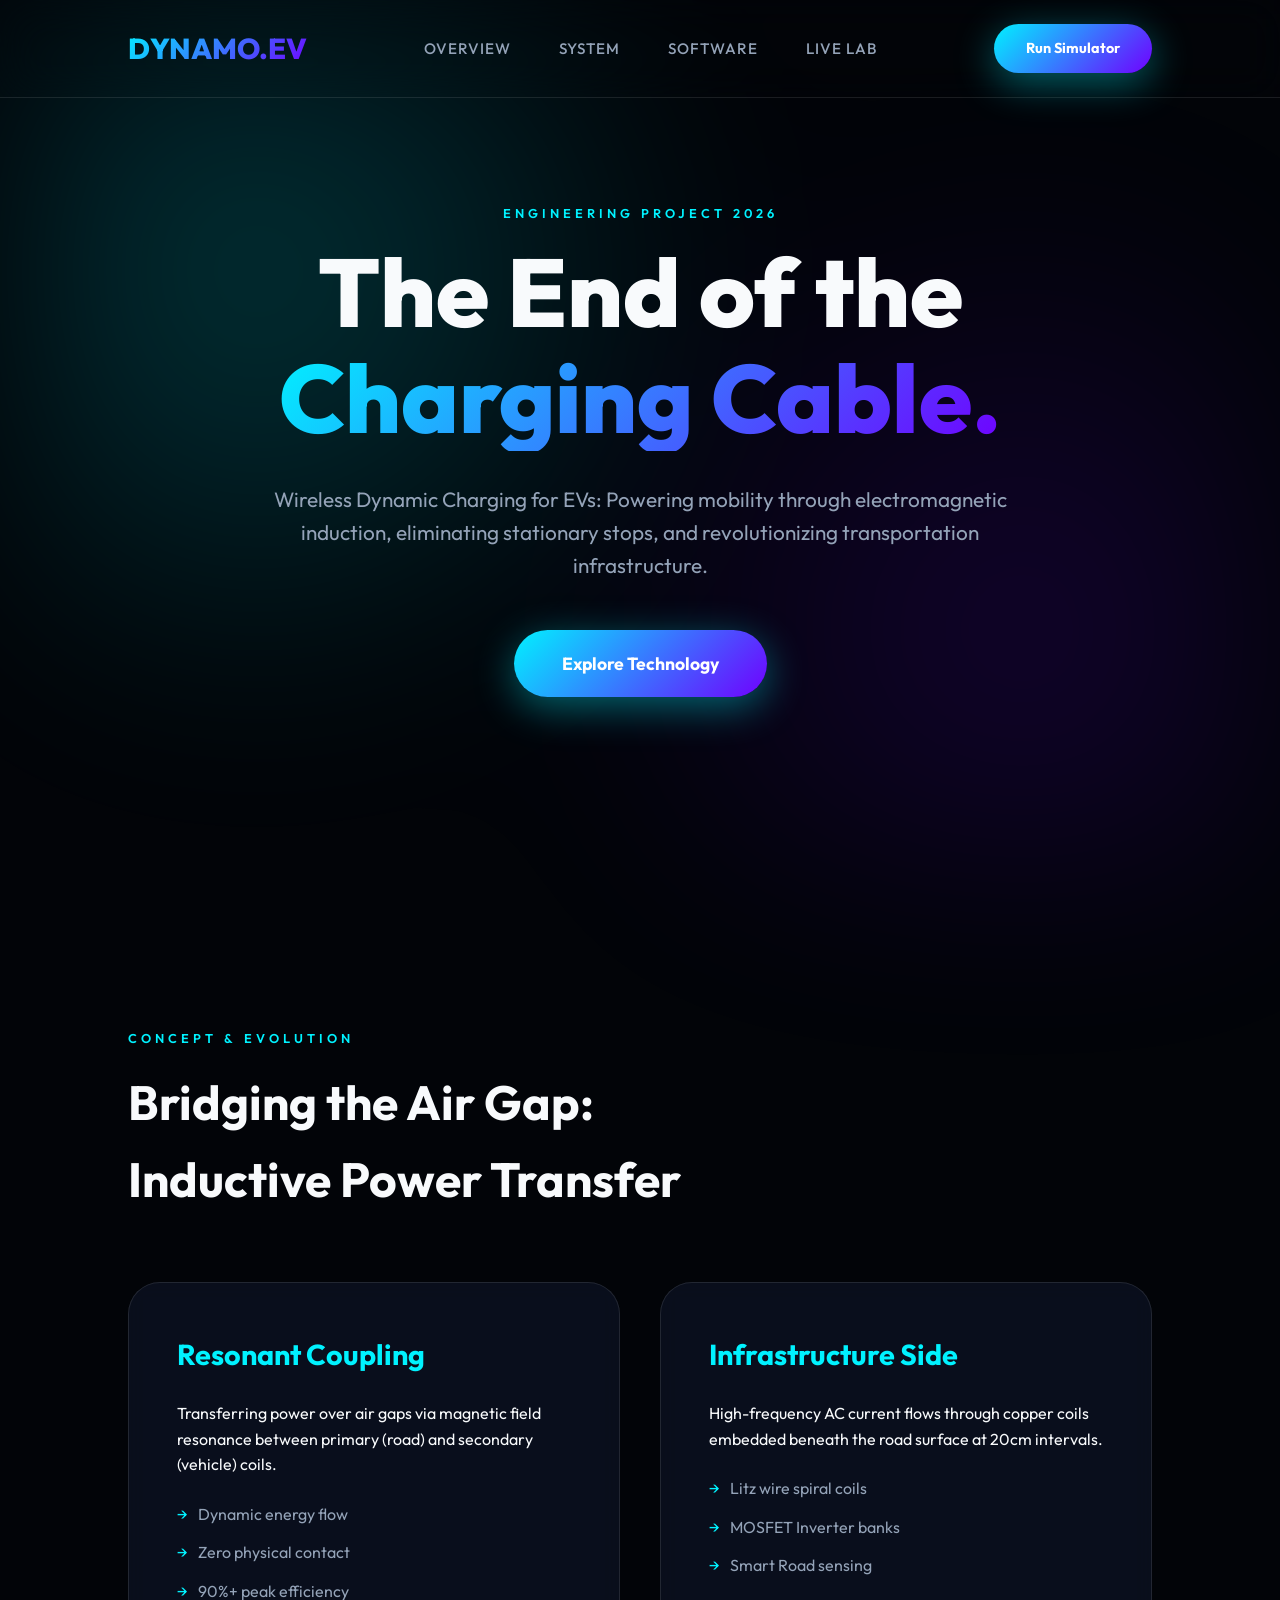
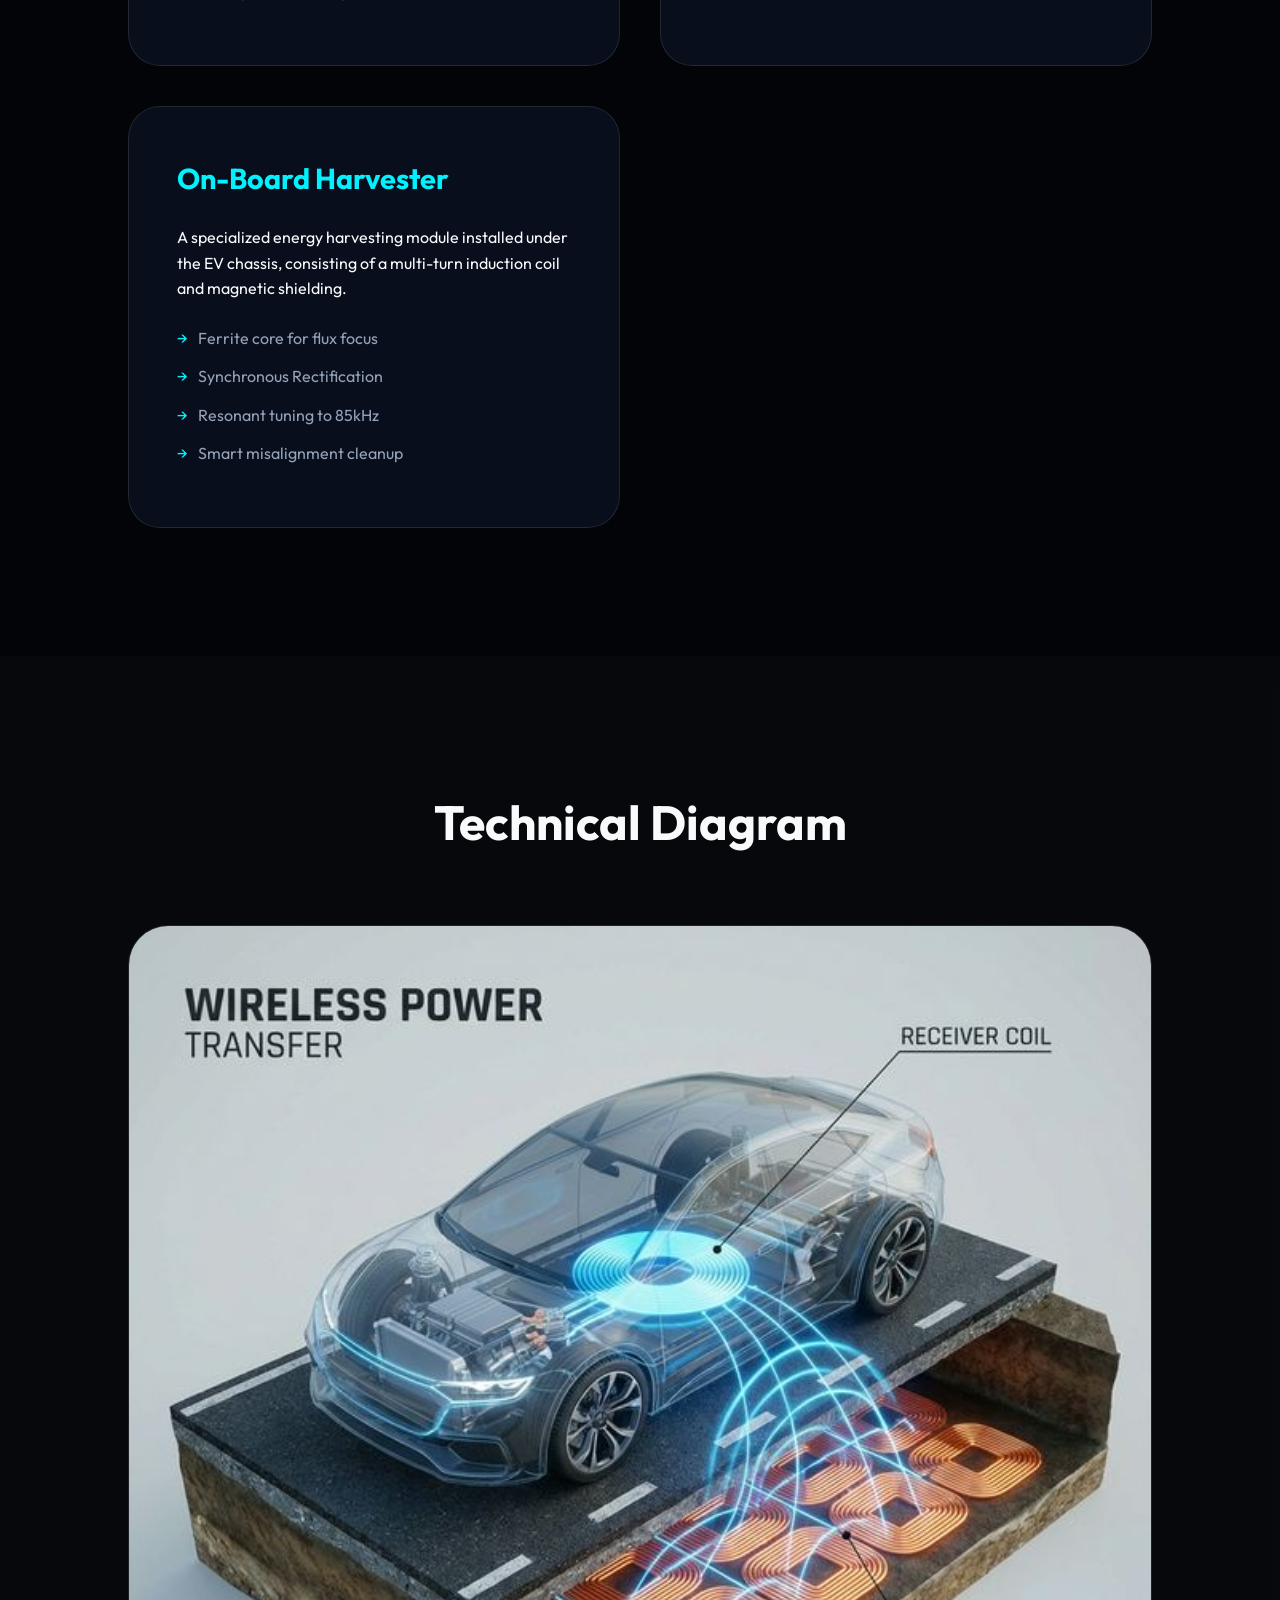
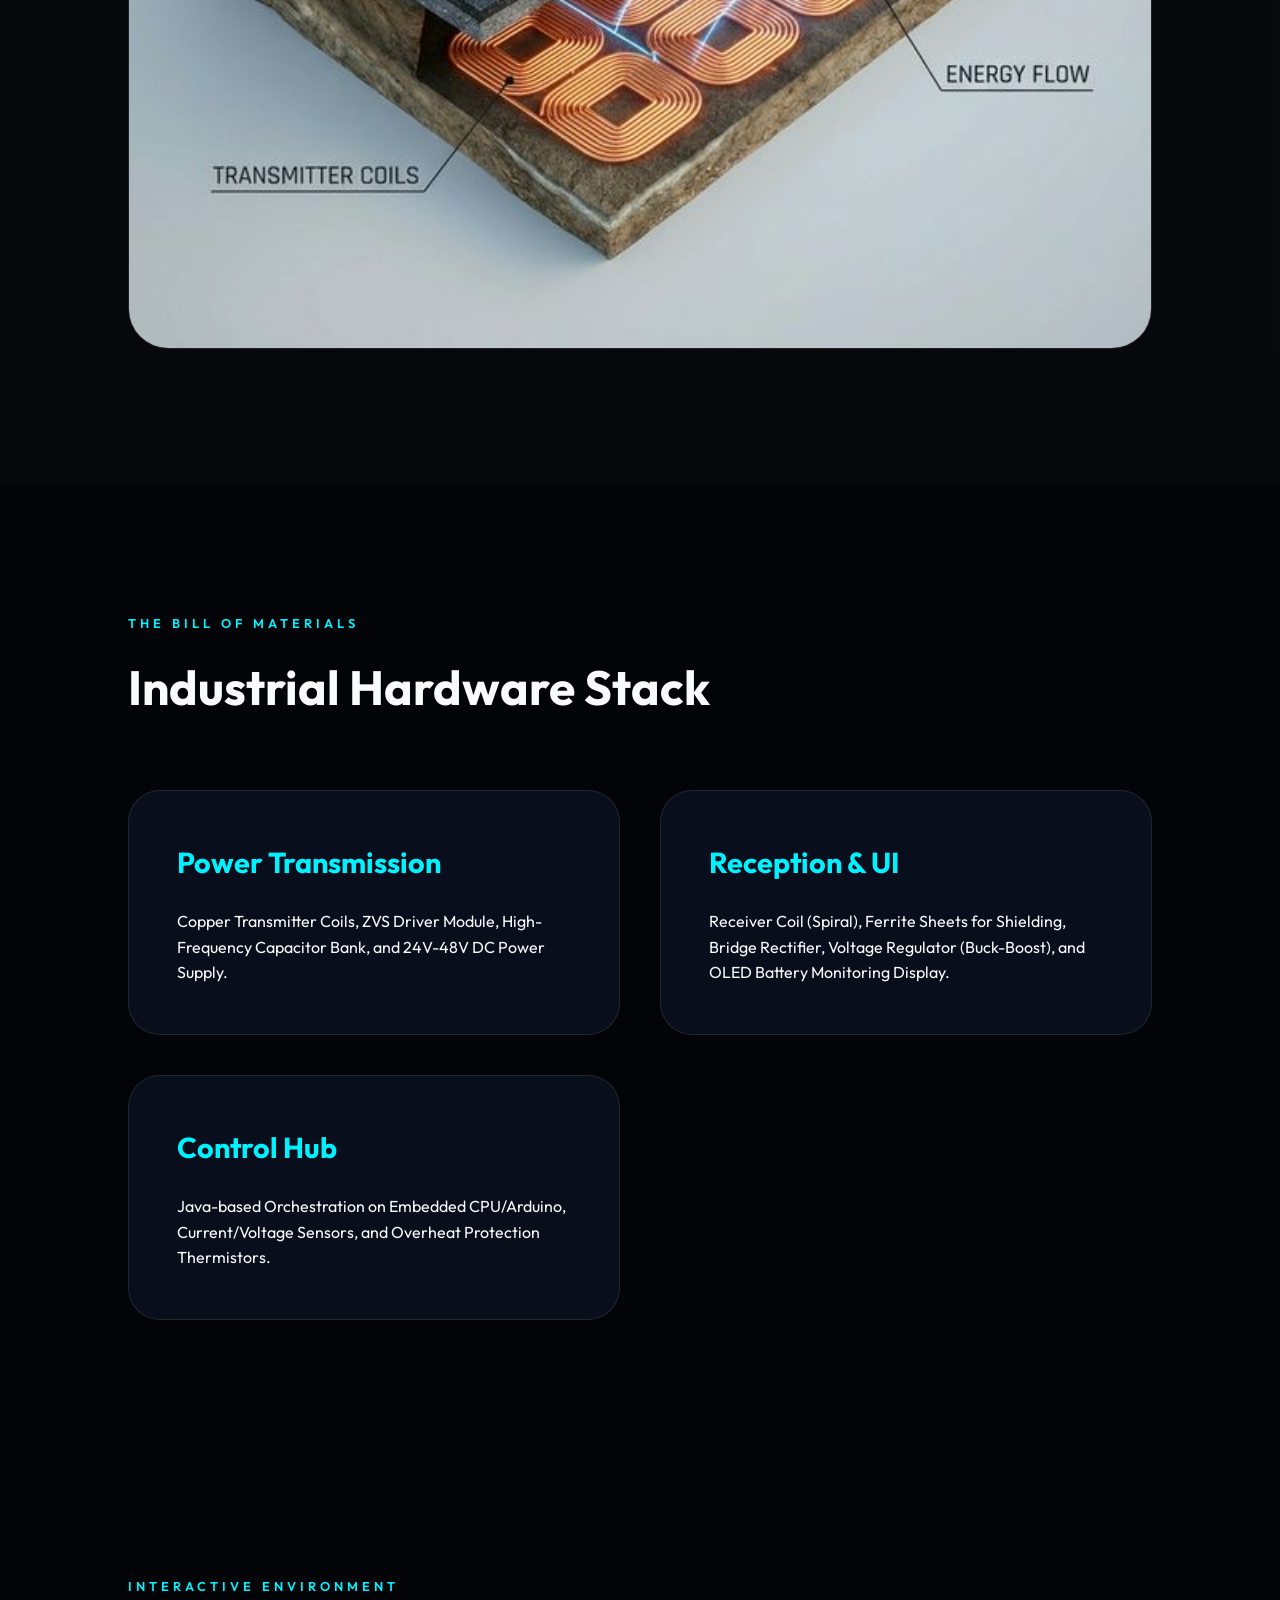
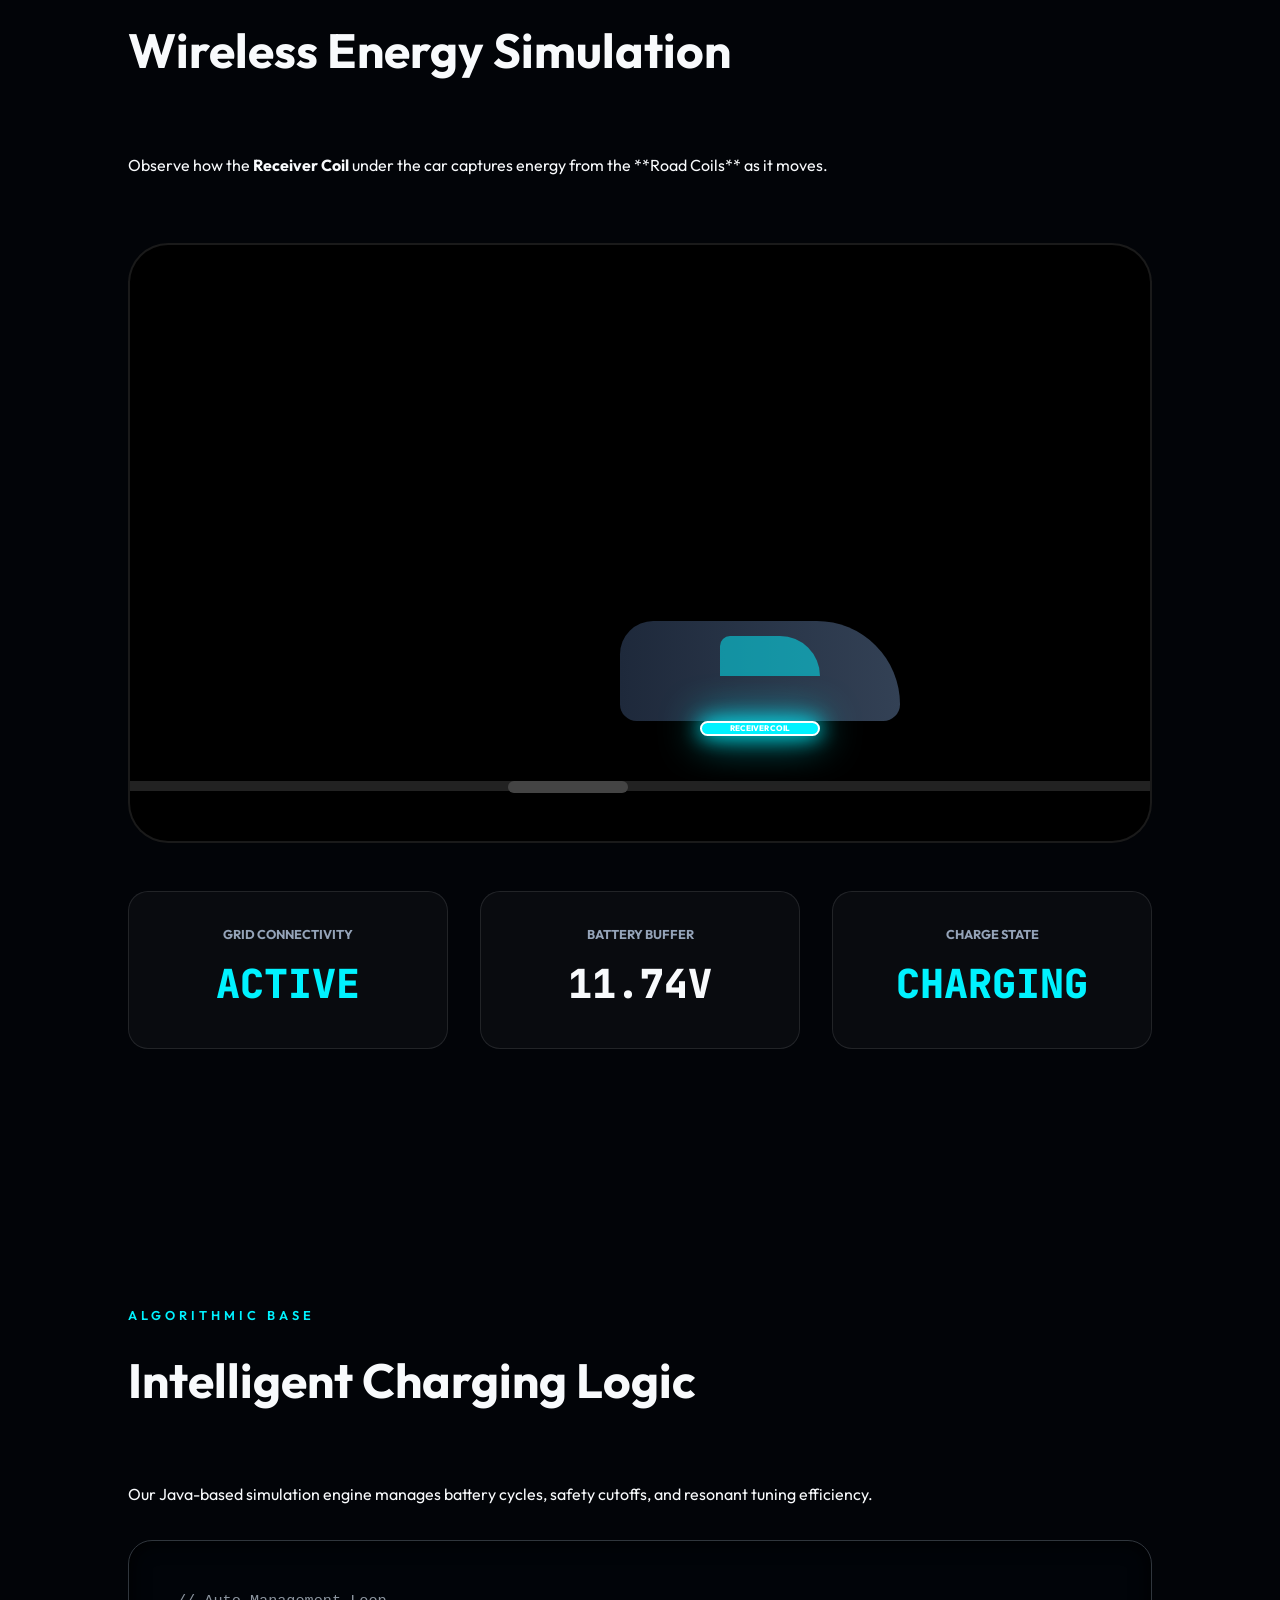
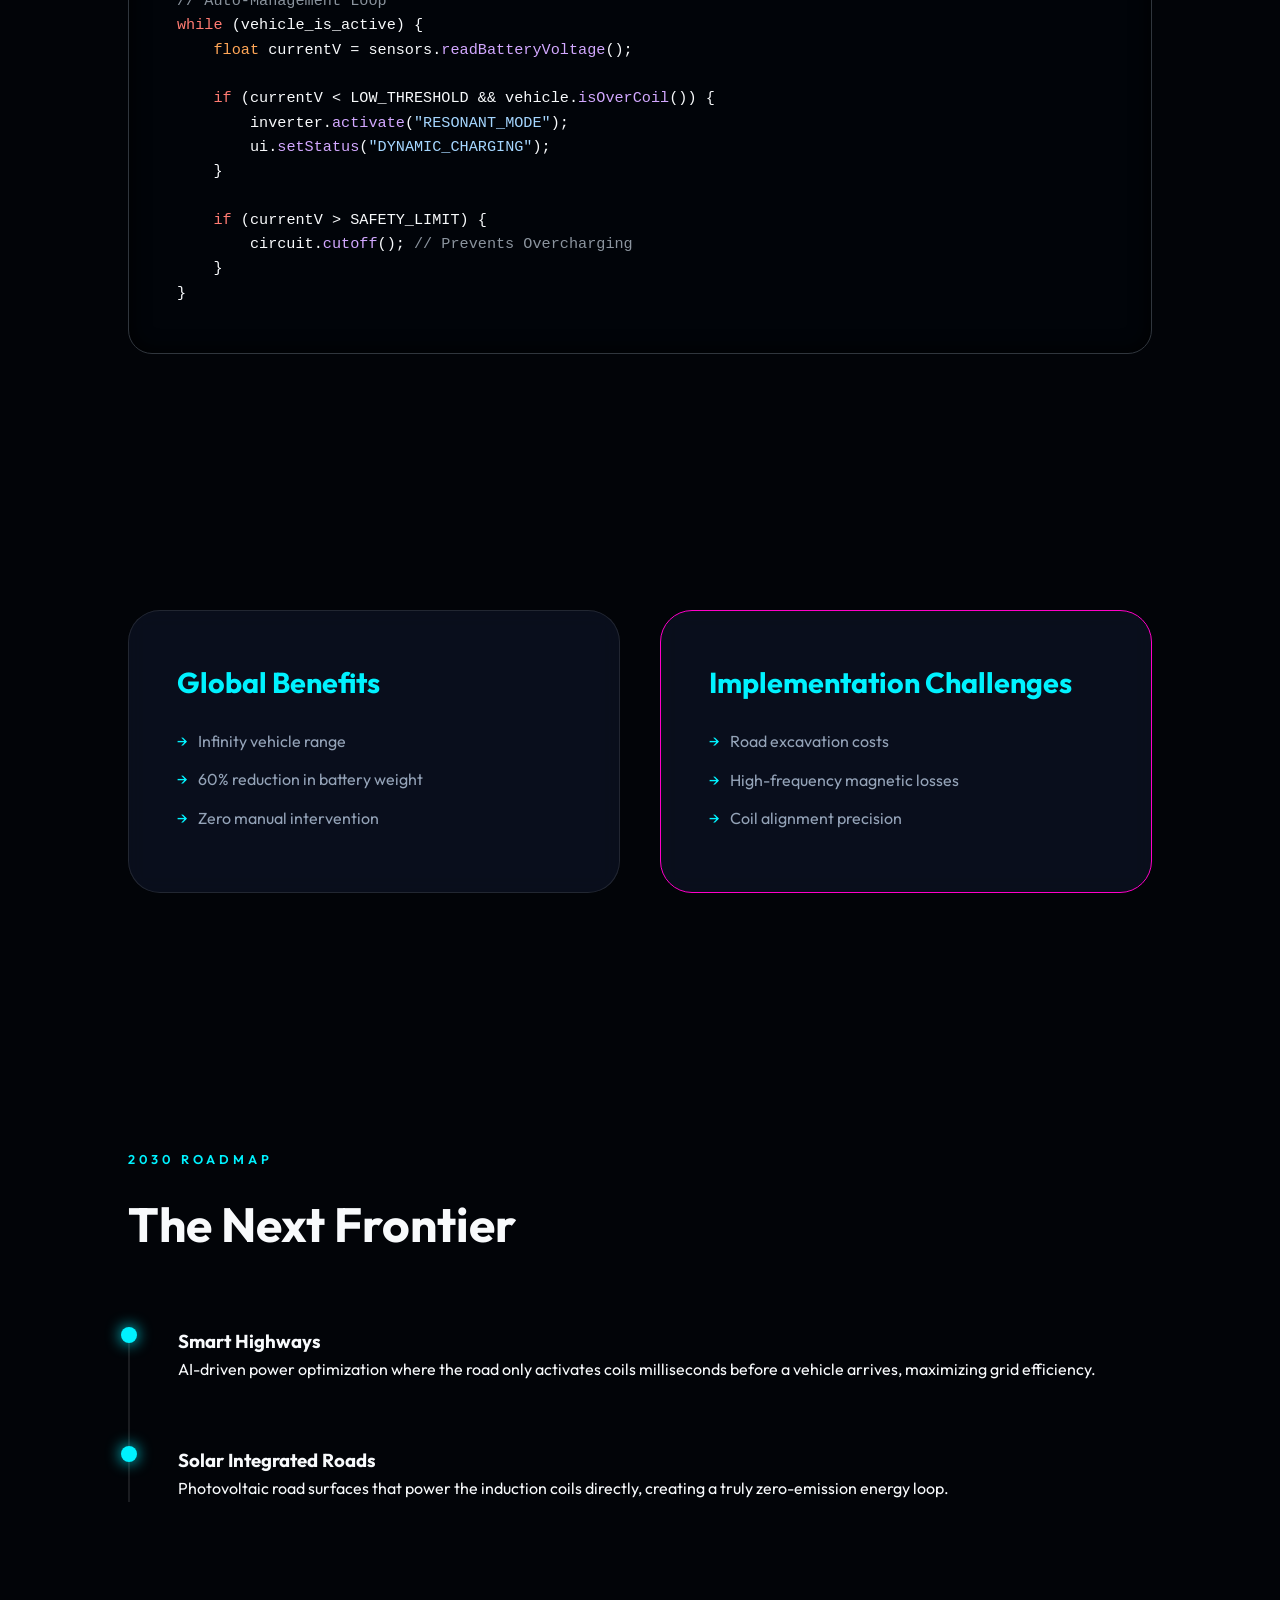
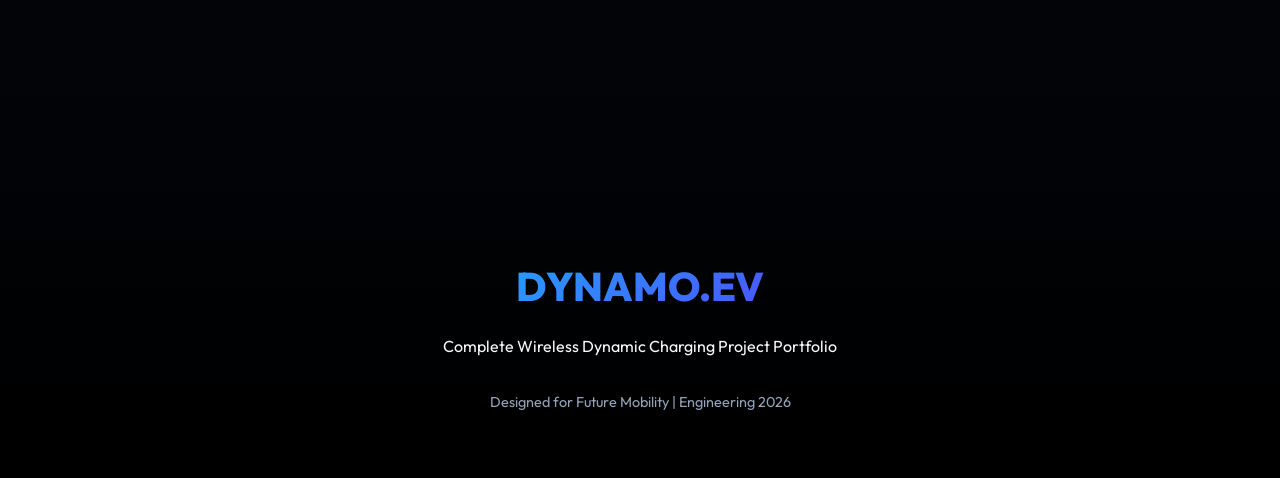
<file: index.html>
<!DOCTYPE html>
<html lang="en">

<head>
    <meta charset="UTF-8">
    <meta name="viewport" content="width=device-width, initial-scale=1.0">
    <title>DynamicCharging | Wireless EV Infrastructure</title>
    <link rel="stylesheet" href="style.css">
</head>
<body>
    <div class="glow-mesh"></div>
    <nav>
        <div class="logo">DYNAMO.EV</div>
        <ul class="nav-links">
            <li><a href="#overview">Overview</a></li>
            <li><a href="#components">System</a></li>
            <li><a href="#logic">Software</a></li>
            <li><a href="#simulation">Live Lab</a></li>
        </ul>
        <a href="#simulation" class="btn-primary" style="padding: 0.8rem 2rem; font-size: 0.9rem;">Run Simulator</a>
    </nav>
    <!-- 1. Project Overview -->
    <section class="hero">
        <span class="section-tag animate-on-scroll">Engineering Project 2026</span>
        <h1 class="animate-on-scroll">The End of the <span>Charging Cable.</span></h1>
        <p class="animate-on-scroll">Wireless Dynamic Charging for EVs: Powering mobility through electromagnetic
            induction, eliminating stationary stops, and revolutionizing transportation infrastructure.</p>
        <div class="animate-on-scroll">
            <a href="#overview" class="btn-primary">Explore Technology</a>
        </div>
    </section>

    <!-- 2. System Architecture -->
    <section id="overview">
        <span class="section-tag">Concept & Evolution</span>
        <h2 class="animate-on-scroll">Bridging the Air Gap: <br>Inductive Power Transfer</h2>

        <div class="feature-grid">
            <div class="glass-card animate-on-scroll">
                <h3>Resonant Coupling</h3>
                <p>Transferring power over air gaps via magnetic field resonance between primary (road) and secondary
                    (vehicle) coils.</p>
                <ul>
                    <li>Dynamic energy flow</li>
                    <li>Zero physical contact</li>
                    <li>90%+ peak efficiency</li>
                </ul>
            </div>
            <div class="glass-card animate-on-scroll">
                <h3>Infrastructure Side</h3>
                <p>High-frequency AC current flows through copper coils embedded beneath the road surface at 20cm
                    intervals.</p>
                <ul>
                    <li>Litz wire spiral coils</li>
                    <li>MOSFET Inverter banks</li>
                    <li>Smart Road sensing</li>
                </ul>
            </div>
            <div class="glass-card animate-on-scroll">
                <h3>On-Board Harvester</h3>
                <p>A specialized energy harvesting module installed under the EV chassis, consisting of a multi-turn
                    induction coil and magnetic shielding.</p>
                <ul>
                    <li>Ferrite core for flux focus</li>
                    <li>Synchronous Rectification</li>
                    <li>Resonant tuning to 85kHz</li>
                    <li>Smart misalignment cleanup</li>
                </ul>
            </div>
        </div>
    </section>

    <!-- Visual Aid from Generated Artifact -->
    <section style="background: rgba(255,255,255,0.02);">
        <h2 class="animate-on-scroll" style="text-align: center;">Technical Diagram</h2>
        <img src="assets/ev_wireless_charging_diagram.png" alt="Engineering Schema"
            style="width: 100%; border-radius: 40px; border: 1px solid var(--border-glass);" class="animate-on-scroll">
    </section>

    <!-- 3. Hardware Components -->
    <section id="components">
        <span class="section-tag">The Bill of Materials</span>
        <h2 class="animate-on-scroll">Industrial Hardware Stack</h2>
        <div class="feature-grid">
            <div class="glass-card animate-on-scroll">
                <h3>Power Transmission</h3>
                <p>Copper Transmitter Coils, ZVS Driver Module, High-Frequency Capacitor Bank, and 24V-48V DC Power
                    Supply.</p>
            </div>
            <div class="glass-card animate-on-scroll">
                <h3>Reception & UI</h3>
                <p>Receiver Coil (Spiral), Ferrite Sheets for Shielding, Bridge Rectifier, Voltage Regulator
                    (Buck-Boost), and OLED
                    Battery Monitoring Display.</p>
            </div>
            <div class="glass-card animate-on-scroll">
                <h3>Control Hub</h3>
                <p>Java-based Orchestration on Embedded CPU/Arduino, Current/Voltage Sensors, and Overheat Protection
                    Thermistors.</p>
            </div>
        </div>
    </section>

    <!-- 4. Interactive Simulation (User requested better car/internal components) -->
    <section id="simulation">
        <span class="section-tag">Interactive Environment</span>
        <h2 class="animate-on-scroll">Wireless Energy Simulation</h2>
        <p class="animate-on-scroll" style="margin-bottom: 2rem;">Observe how the <strong>Receiver Coil</strong> under
            the car captures energy from the **Road Coils** as it moves.</p>

        <div class="sim-viewport">
            <div class="car-container" id="evCar">
                <div class="car-body">
                    <div class="window"></div>
                    <div class="receiver-coil" id="rxCoil"></div>
                </div>
            </div>

            <div class="road-surface" id="roadWays">
                <div class="coil-tx" style="left: 10%;">
                    <div class="power-arc"></div>
                </div>
                <div class="coil-tx" style="left: 30%;">
                    <div class="power-arc"></div>
                </div>
                <div class="coil-tx" style="left: 50%;">
                    <div class="power-arc"></div>
                </div>
                <div class="coil-tx" style="left: 70%;">
                    <div class="power-arc"></div>
                </div>
                <div class="coil-tx" style="left: 90%;">
                    <div class="power-arc"></div>
                </div>
            </div>
        </div>

        <div class="stat-panel animate-on-scroll">
            <div class="stat-card">
                <h4>Grid Connectivity</h4>
                <div class="value" id="gridStatus" style="color: var(--primary);">ACTIVE</div>
            </div>
            <div class="stat-card">
                <h4>Battery Buffer</h4>
                <div class="value" id="voltageVal">12.0V</div>
            </div>
            <div class="stat-card">
                <h4>Charge State</h4>
                <div class="value" id="batteryStatus" style="color: var(--text-dim);">IDLE</div>
            </div>
        </div>
    </section>

    <!-- 4. Software Logic -->
    <section id="logic">
        <span class="section-tag">Algorithmic Base</span>
        <h2 class="animate-on-scroll">Intelligent Charging Logic</h2>
        <p class="animate-on-scroll" style="margin-bottom: 2rem;">Our Java-based simulation engine manages battery
            cycles, safety cutoffs, and resonant tuning efficiency.</p>
        <div class="java-code animate-on-scroll">
            <pre><code><span class="comment">// Auto-Management Loop</span>
<span class="keyword">while</span> (vehicle_is_active) {
    <span class="class">float</span> currentV = sensors.<span class="method">readBatteryVoltage</span>();
    
    <span class="keyword">if</span> (currentV < LOW_THRESHOLD && vehicle.<span class="method">isOverCoil</span>()) {
        inverter.<span class="method">activate</span>(<span class="string">"RESONANT_MODE"</span>);
        ui.<span class="method">setStatus</span>(<span class="string">"DYNAMIC_CHARGING"</span>);
    } 
    
    <span class="keyword">if</span> (currentV > SAFETY_LIMIT) {
        circuit.<span class="method">cutoff</span>(); <span class="comment">// Prevents Overcharging</span>
    }
}</code></pre>
        </div>
    </section>

    <!-- 7 & 8. Advantages & Challenges -->
    <section>
        <div class="feature-grid">
            <div class="glass-card animate-on-scroll">
                <h3>Global Benefits</h3>
                <ul>
                    <li>Infinity vehicle range</li>
                    <li>60% reduction in battery weight</li>
                    <li>Zero manual intervention</li>
                </ul>
            </div>
            <div class="glass-card animate-on-scroll" style="border-color: var(--accent);">
                <h3>Implementation Challenges</h3>
                <ul>
                    <li>Road excavation costs</li>
                    <li>High-frequency magnetic losses</li>
                    <li>Coil alignment precision</li>
                </ul>
            </div>
        </div>
    </section>

    <!-- 9. Future Improvements -->
    <section id="future">
        <span class="section-tag">2030 Roadmap</span>
        <h2 class="animate-on-scroll">The Next Frontier</h2>
        <div class="timeline">
            <div class="timeline-item animate-on-scroll">
                <h3>Smart Highways</h3>
                <p>AI-driven power optimization where the road only activates coils milliseconds before a vehicle
                    arrives, maximizing grid efficiency.</p>
            </div>
            <div class="timeline-item animate-on-scroll">
                <h3>Solar Integrated Roads</h3>
                <p>Photovoltaic road surfaces that power the induction coils directly, creating a truly zero-emission
                    energy loop.</p>
            </div>
        </div>
    </section>

    <footer>
        <span class="footer-logo logo">DYNAMO.EV</span>
        <p>Complete Wireless Dynamic Charging Project Portfolio</p>
        <p style="color: var(--text-dim); font-size: 0.9rem; margin-top: 2rem;">Designed for Future Mobility |
            Engineering 2026</p>
    </footer>

    <script src="script.js"></script>
</body>

</html>
</file>
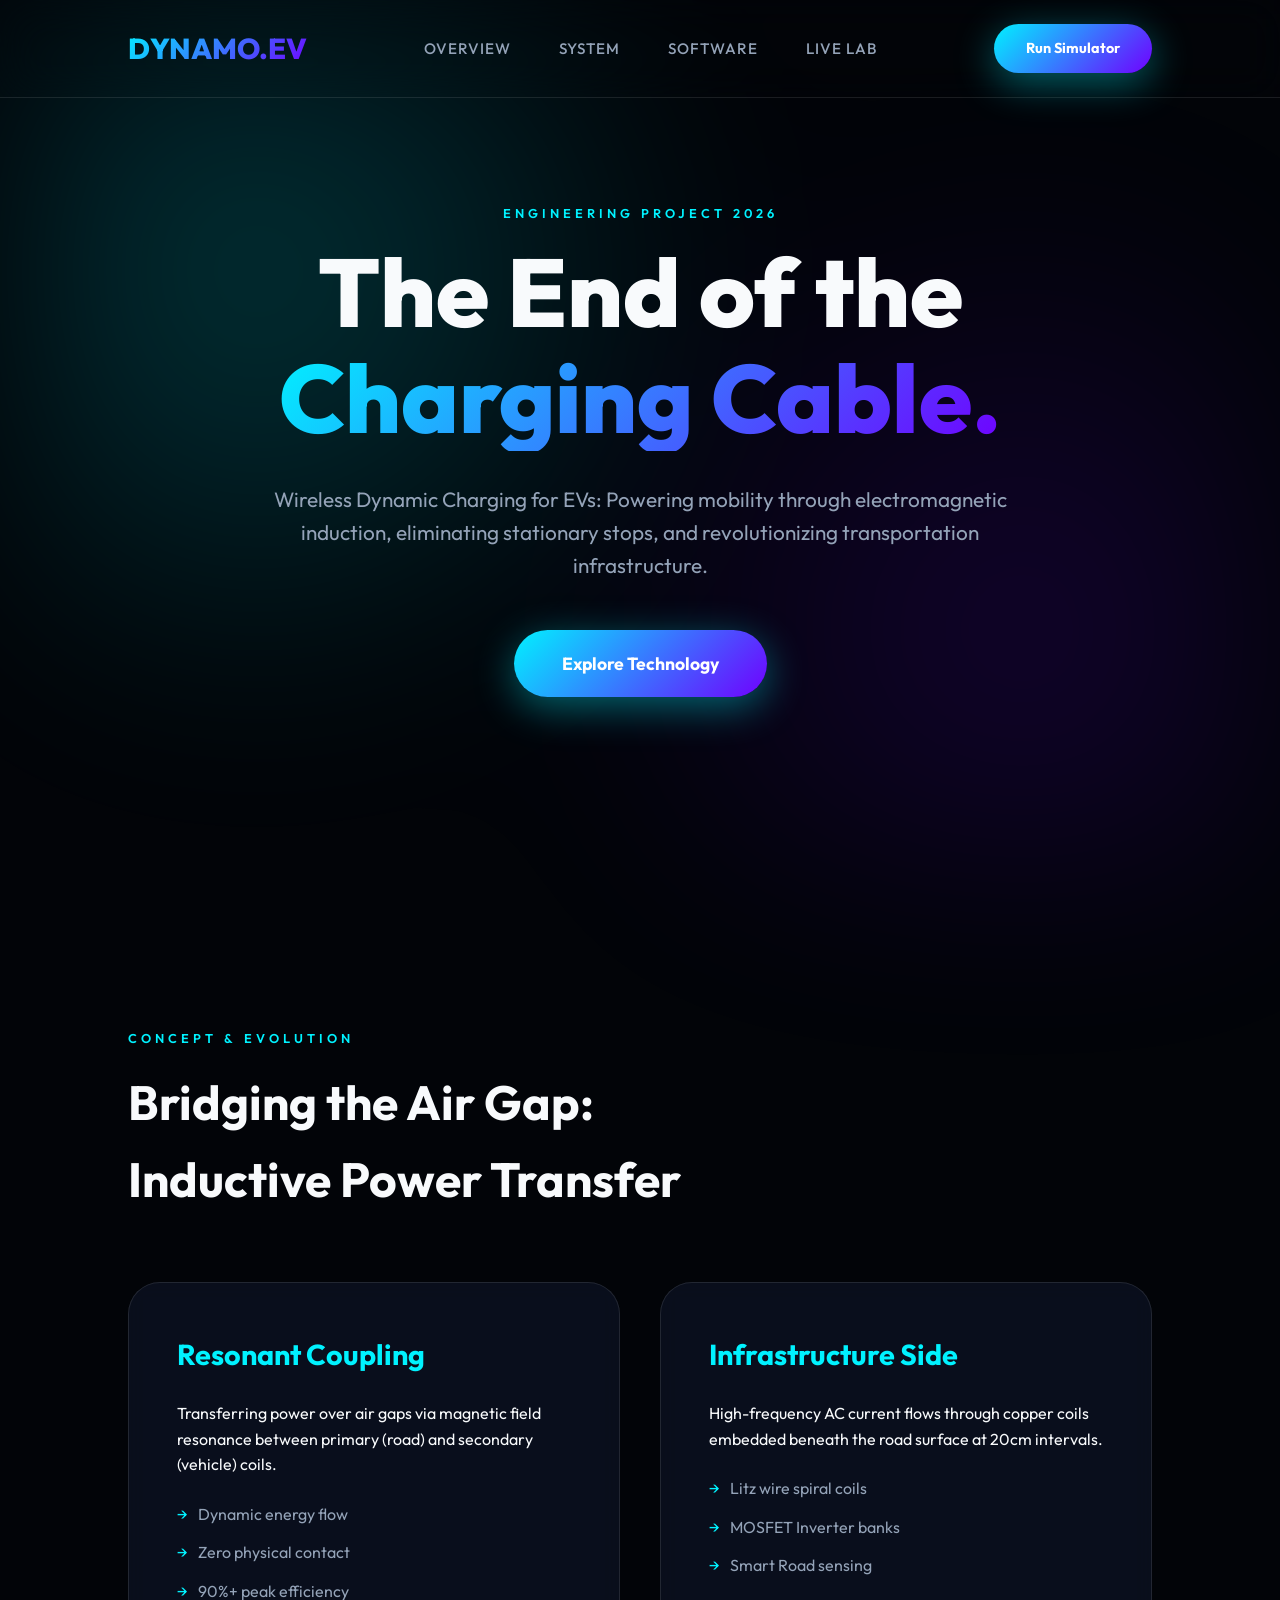
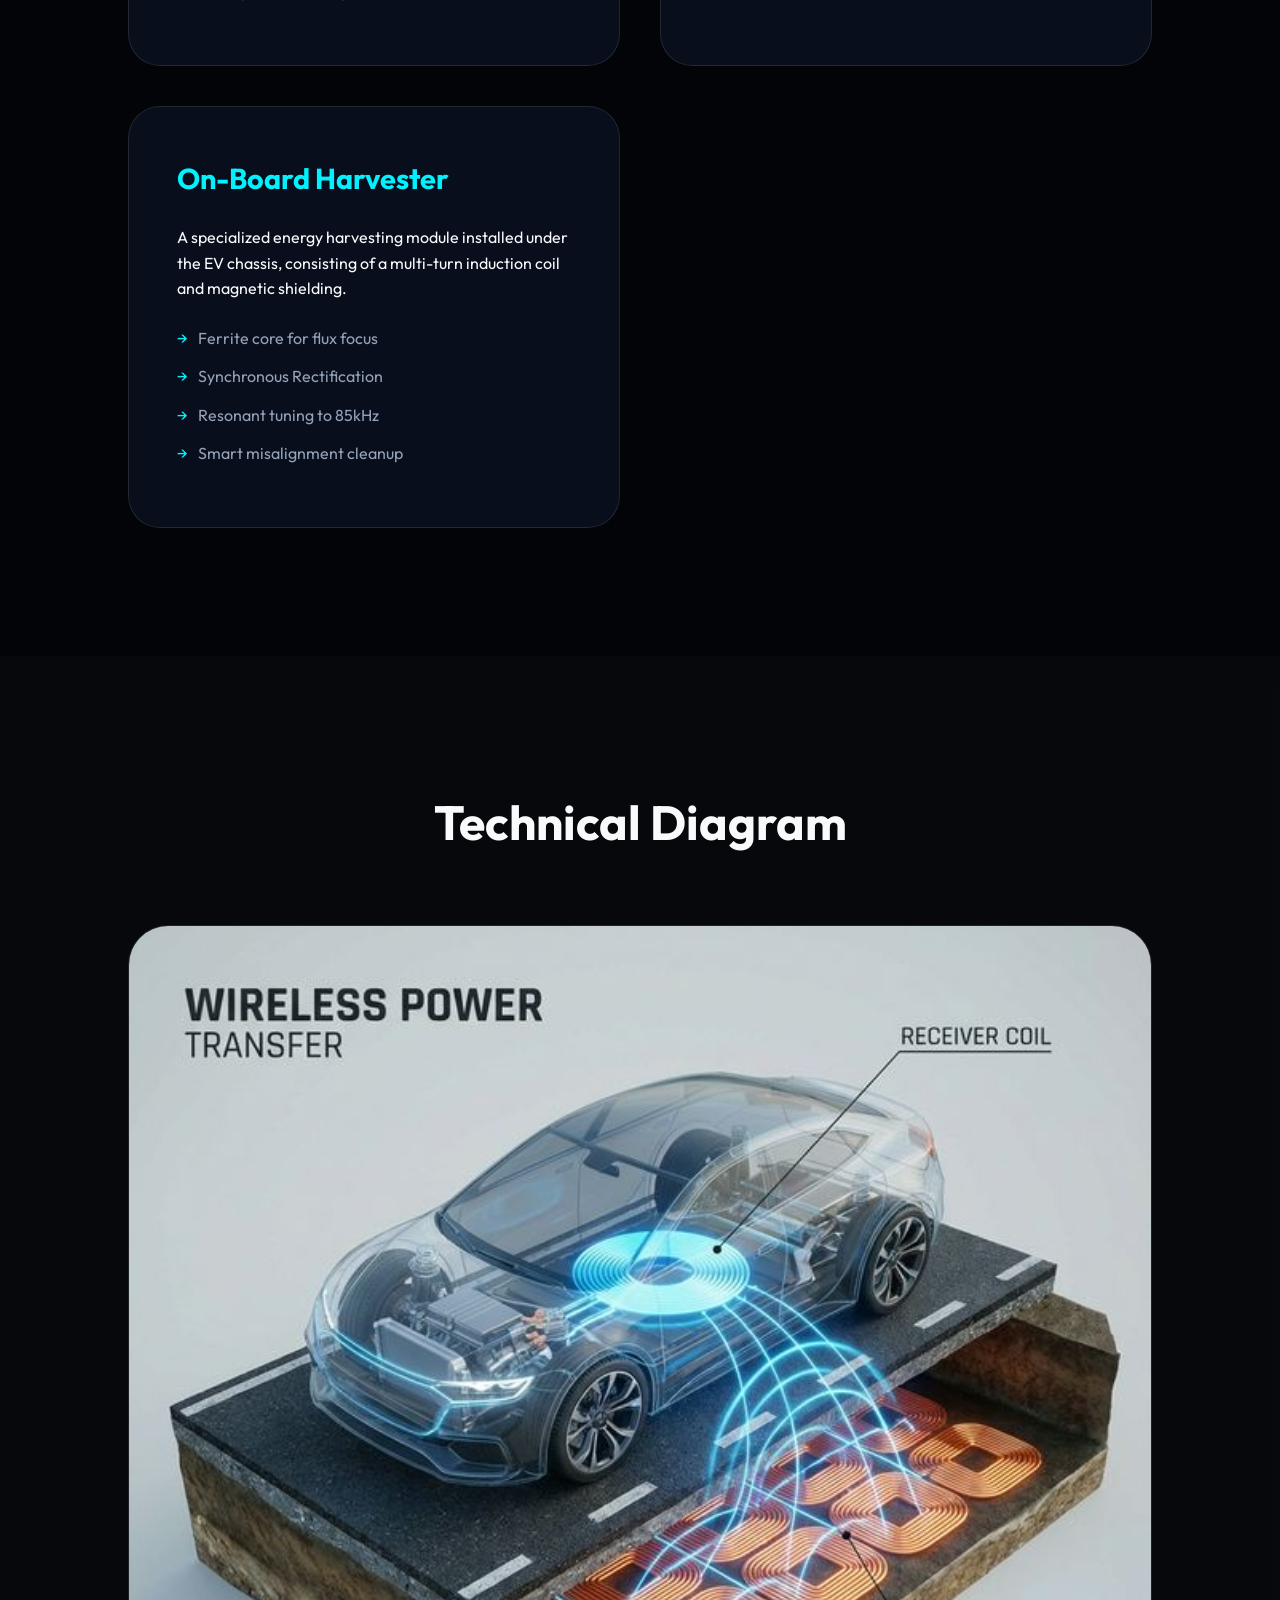
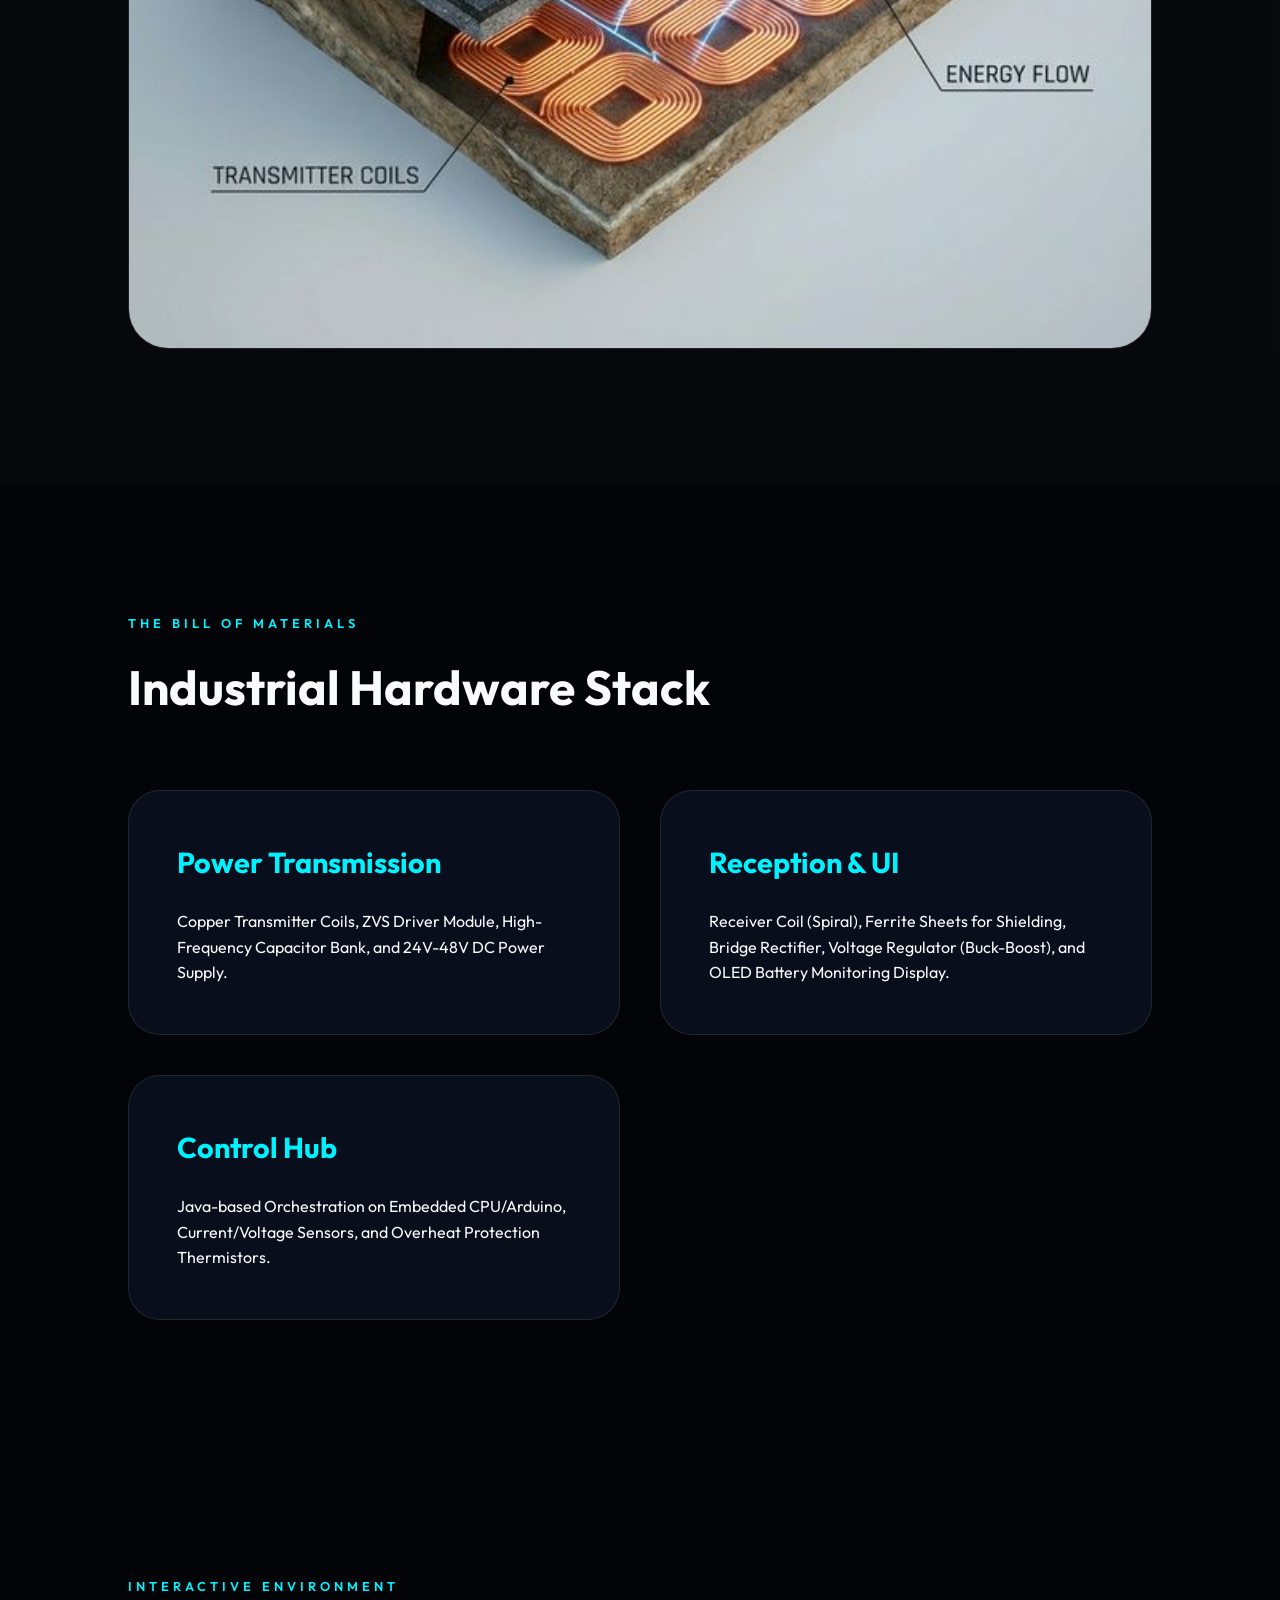
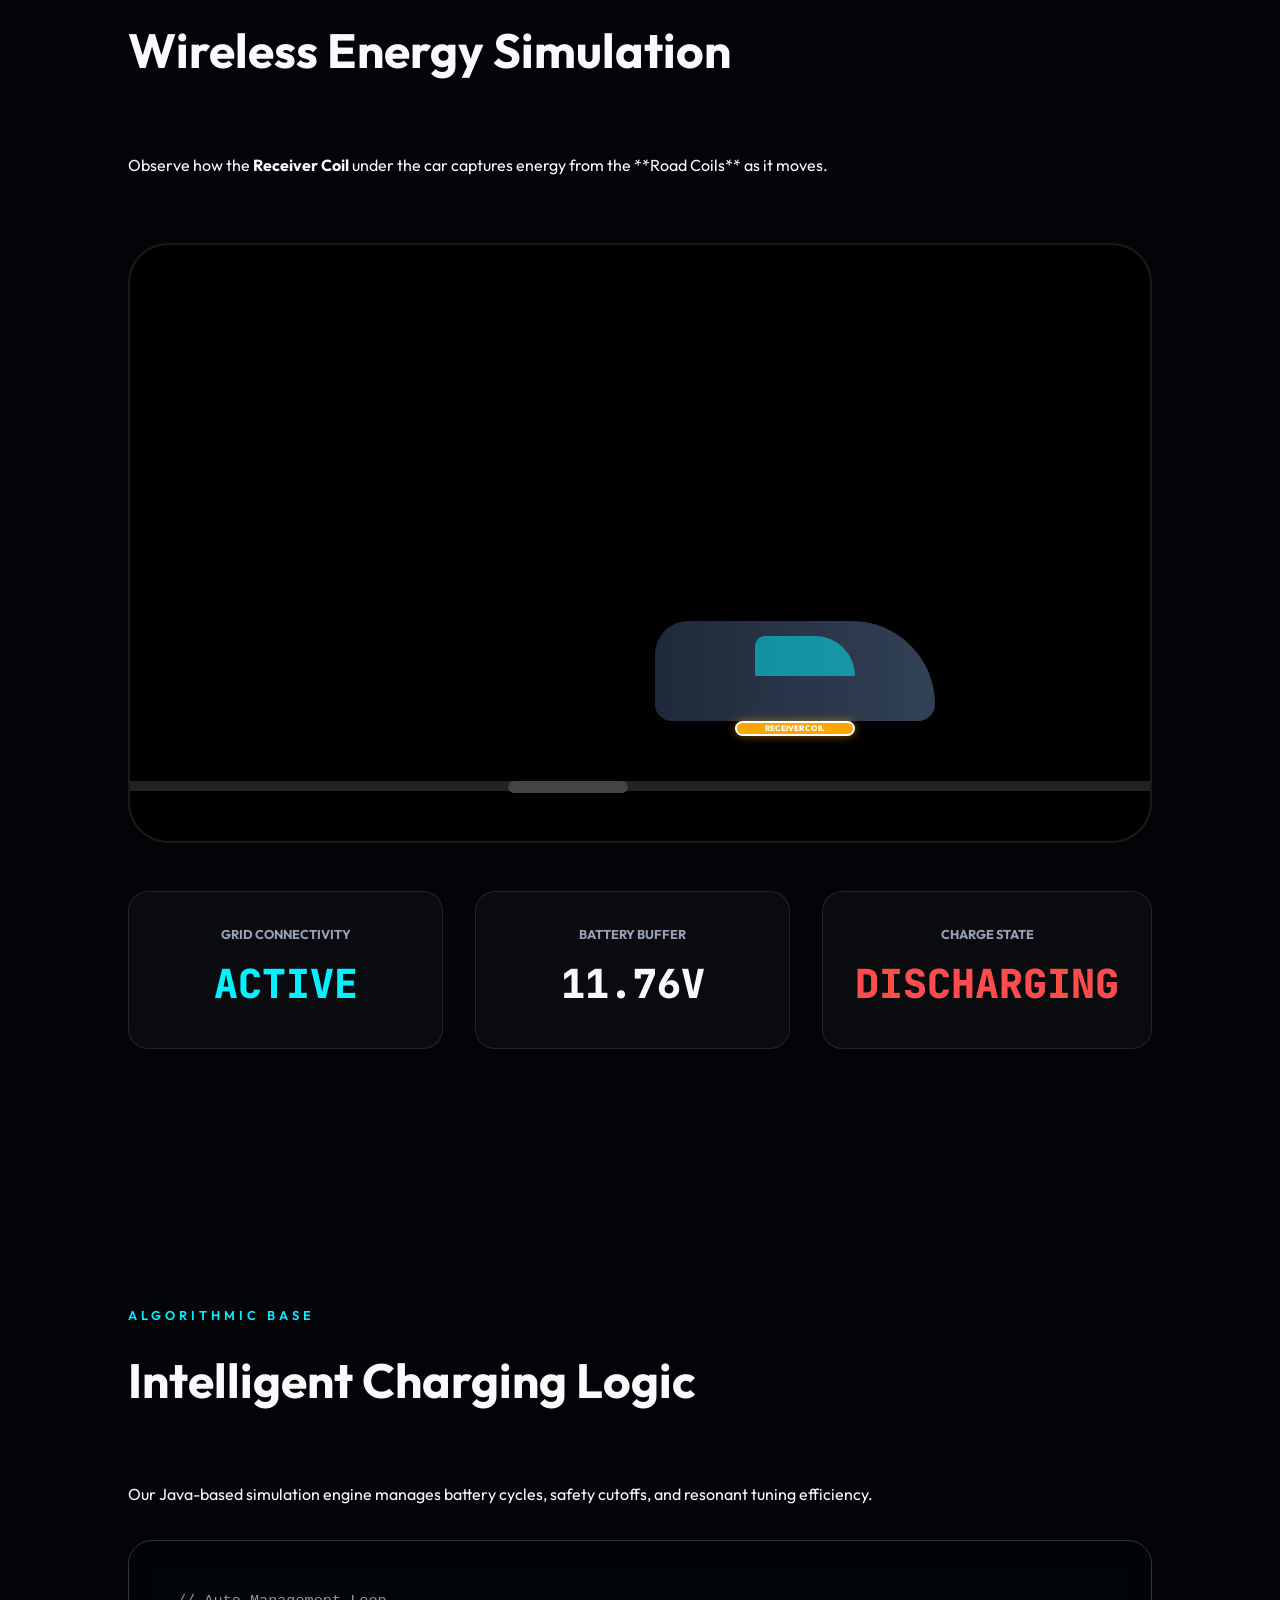
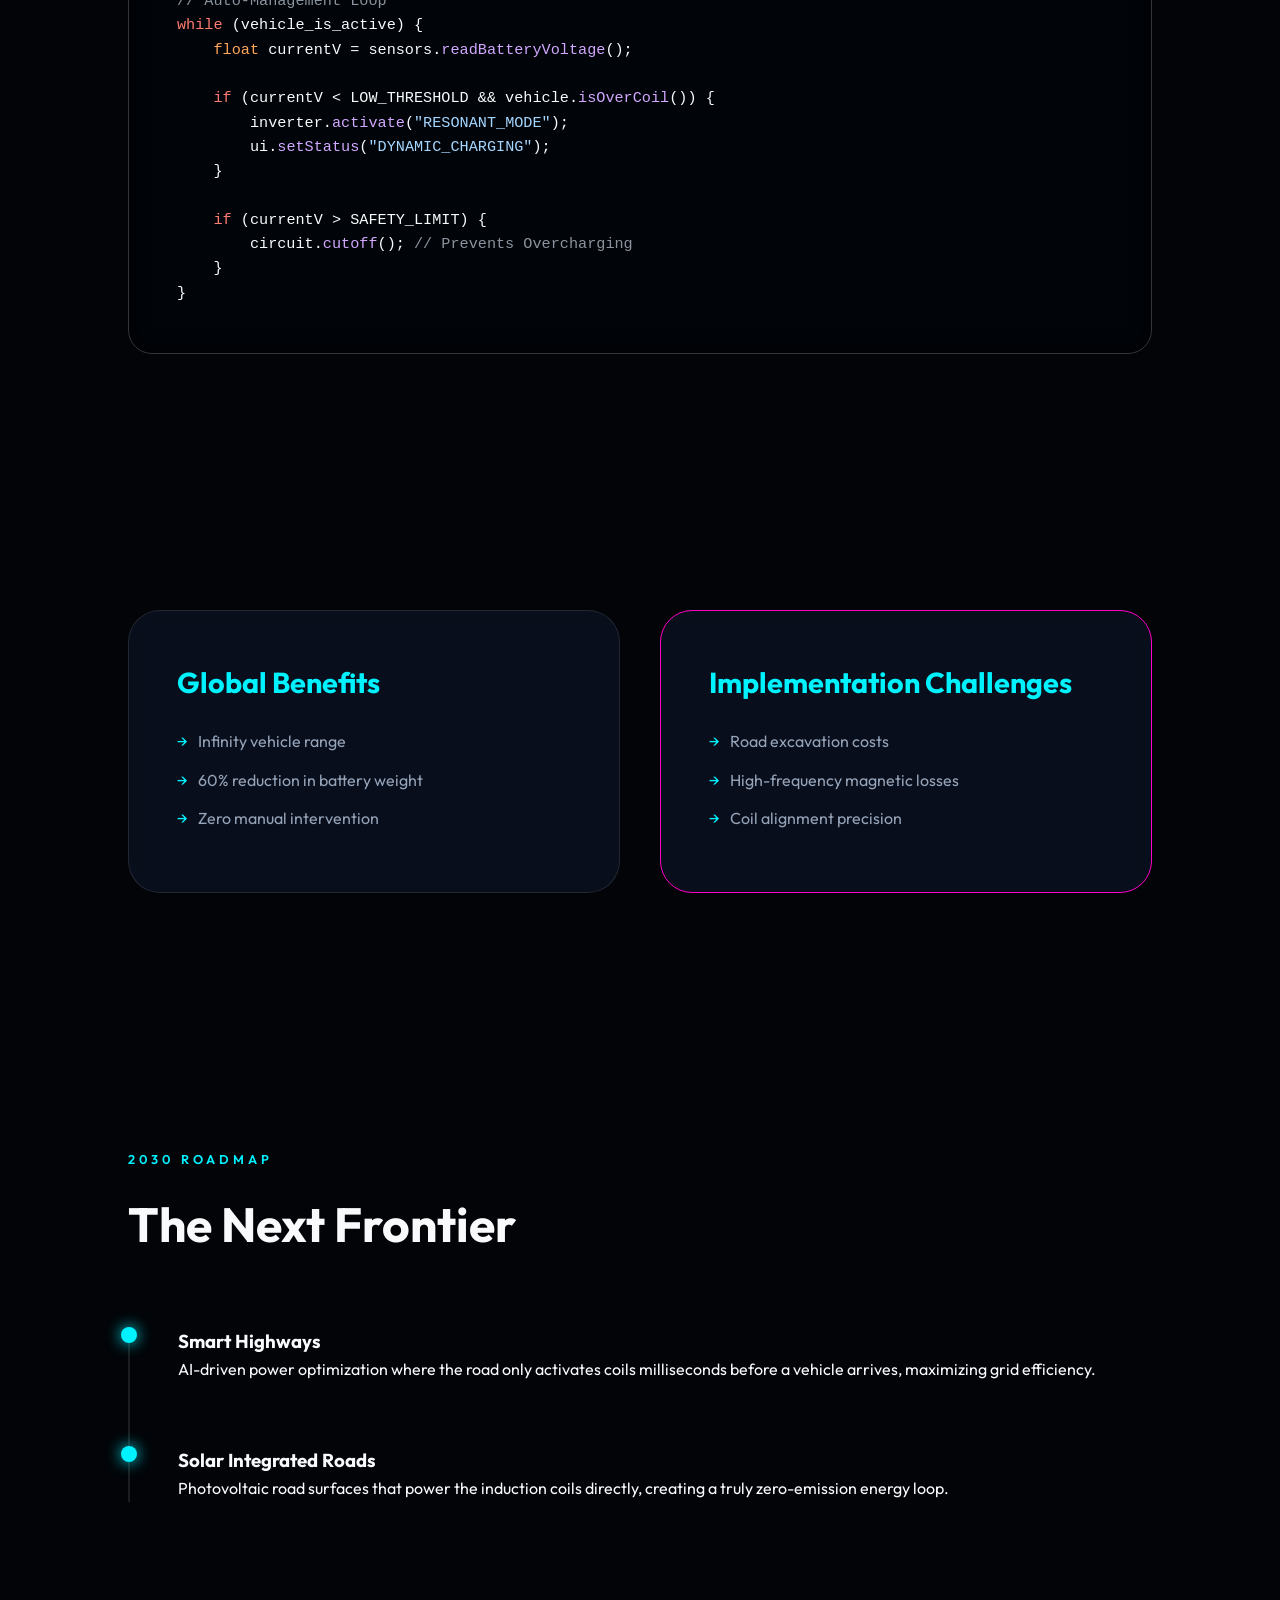
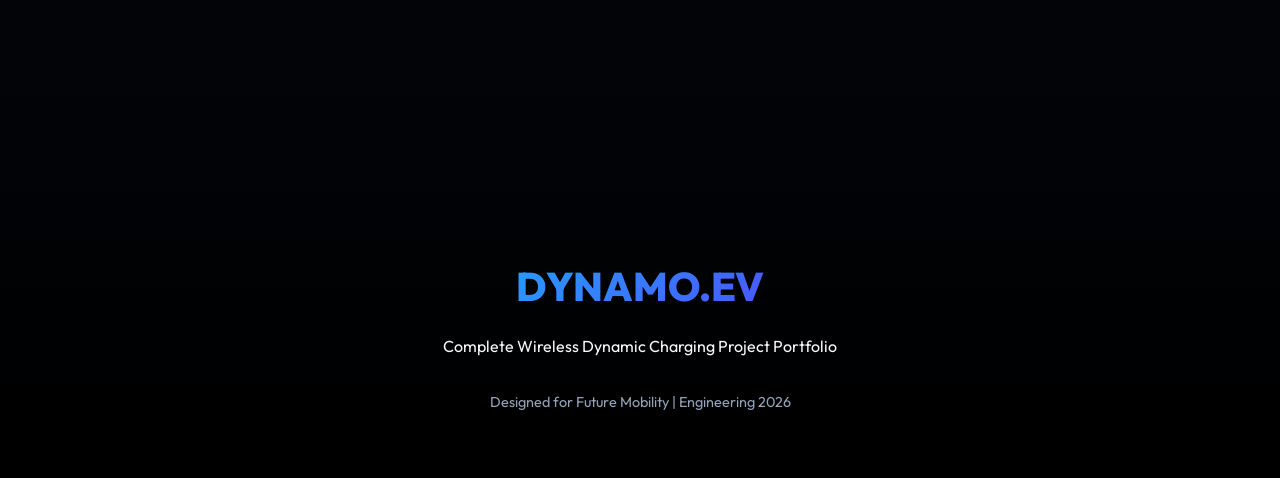
<file: web/index.html>
<!DOCTYPE html>
<html lang="en">

<head>
    <meta charset="UTF-8">
    <meta name="viewport" content="width=device-width, initial-scale=1.0">
    <title>DynamicCharging | Wireless EV Infrastructure</title>
    <link rel="stylesheet" href="style.css">
</head>

<body>
    <div class="glow-mesh"></div>

    <nav>
        <div class="logo">DYNAMO.EV</div>
        <ul class="nav-links">
            <li><a href="#overview">Overview</a></li>
            <li><a href="#components">System</a></li>
            <li><a href="#logic">Software</a></li>
            <li><a href="#simulation">Live Lab</a></li>
        </ul>
        <a href="#simulation" class="btn-primary" style="padding: 0.8rem 2rem; font-size: 0.9rem;">Run Simulator</a>
    </nav>

    <!-- 1. Project Overview -->
    <section class="hero">
        <span class="section-tag animate-on-scroll">Engineering Project 2026</span>
        <h1 class="animate-on-scroll">The End of the <span>Charging Cable.</span></h1>
        <p class="animate-on-scroll">Wireless Dynamic Charging for EVs: Powering mobility through electromagnetic
            induction, eliminating stationary stops, and revolutionizing transportation infrastructure.</p>
        <div class="animate-on-scroll">
            <a href="#overview" class="btn-primary">Explore Technology</a>
        </div>
    </section>

    <!-- 2. System Architecture -->
    <section id="overview">
        <span class="section-tag">Concept & Evolution</span>
        <h2 class="animate-on-scroll">Bridging the Air Gap: <br>Inductive Power Transfer</h2>

        <div class="feature-grid">
            <div class="glass-card animate-on-scroll">
                <h3>Resonant Coupling</h3>
                <p>Transferring power over air gaps via magnetic field resonance between primary (road) and secondary
                    (vehicle) coils.</p>
                <ul>
                    <li>Dynamic energy flow</li>
                    <li>Zero physical contact</li>
                    <li>90%+ peak efficiency</li>
                </ul>
            </div>
            <div class="glass-card animate-on-scroll">
                <h3>Infrastructure Side</h3>
                <p>High-frequency AC current flows through copper coils embedded beneath the road surface at 20cm
                    intervals.</p>
                <ul>
                    <li>Litz wire spiral coils</li>
                    <li>MOSFET Inverter banks</li>
                    <li>Smart Road sensing</li>
                </ul>
            </div>
            <div class="glass-card animate-on-scroll">
                <h3>On-Board Harvester</h3>
                <p>A specialized energy harvesting module installed under the EV chassis, consisting of a multi-turn
                    induction coil and magnetic shielding.</p>
                <ul>
                    <li>Ferrite core for flux focus</li>
                    <li>Synchronous Rectification</li>
                    <li>Resonant tuning to 85kHz</li>
                    <li>Smart misalignment cleanup</li>
                </ul>
            </div>
        </div>
    </section>

    <!-- Visual Aid from Generated Artifact -->
    <section style="background: rgba(255,255,255,0.02);">
        <h2 class="animate-on-scroll" style="text-align: center;">Technical Diagram</h2>
        <img src="assets/ev_wireless_charging_diagram.png" alt="Engineering Schema"
            style="width: 100%; border-radius: 40px; border: 1px solid var(--border-glass);" class="animate-on-scroll">
    </section>

    <!-- 3. Hardware Components -->
    <section id="components">
        <span class="section-tag">The Bill of Materials</span>
        <h2 class="animate-on-scroll">Industrial Hardware Stack</h2>
        <div class="feature-grid">
            <div class="glass-card animate-on-scroll">
                <h3>Power Transmission</h3>
                <p>Copper Transmitter Coils, ZVS Driver Module, High-Frequency Capacitor Bank, and 24V-48V DC Power
                    Supply.</p>
            </div>
            <div class="glass-card animate-on-scroll">
                <h3>Reception & UI</h3>
                <p>Receiver Coil (Spiral), Ferrite Sheets for Shielding, Bridge Rectifier, Voltage Regulator
                    (Buck-Boost), and OLED
                    Battery Monitoring Display.</p>
            </div>
            <div class="glass-card animate-on-scroll">
                <h3>Control Hub</h3>
                <p>Java-based Orchestration on Embedded CPU/Arduino, Current/Voltage Sensors, and Overheat Protection
                    Thermistors.</p>
            </div>
        </div>
    </section>

    <!-- 4. Interactive Simulation (User requested better car/internal components) -->
    <section id="simulation">
        <span class="section-tag">Interactive Environment</span>
        <h2 class="animate-on-scroll">Wireless Energy Simulation</h2>
        <p class="animate-on-scroll" style="margin-bottom: 2rem;">Observe how the <strong>Receiver Coil</strong> under
            the car captures energy from the **Road Coils** as it moves.</p>

        <div class="sim-viewport">
            <div class="car-container" id="evCar">
                <div class="car-body">
                    <div class="window"></div>
                    <div class="receiver-coil" id="rxCoil"></div>
                </div>
            </div>

            <div class="road-surface" id="roadWays">
                <div class="coil-tx" style="left: 10%;">
                    <div class="power-arc"></div>
                </div>
                <div class="coil-tx" style="left: 30%;">
                    <div class="power-arc"></div>
                </div>
                <div class="coil-tx" style="left: 50%;">
                    <div class="power-arc"></div>
                </div>
                <div class="coil-tx" style="left: 70%;">
                    <div class="power-arc"></div>
                </div>
                <div class="coil-tx" style="left: 90%;">
                    <div class="power-arc"></div>
                </div>
            </div>
        </div>

        <div class="stat-panel animate-on-scroll">
            <div class="stat-card">
                <h4>Grid Connectivity</h4>
                <div class="value" id="gridStatus" style="color: var(--primary);">ACTIVE</div>
            </div>
            <div class="stat-card">
                <h4>Battery Buffer</h4>
                <div class="value" id="voltageVal">12.0V</div>
            </div>
            <div class="stat-card">
                <h4>Charge State</h4>
                <div class="value" id="batteryStatus" style="color: var(--text-dim);">IDLE</div>
            </div>
        </div>
    </section>

    <!-- 4. Software Logic -->
    <section id="logic">
        <span class="section-tag">Algorithmic Base</span>
        <h2 class="animate-on-scroll">Intelligent Charging Logic</h2>
        <p class="animate-on-scroll" style="margin-bottom: 2rem;">Our Java-based simulation engine manages battery
            cycles, safety cutoffs, and resonant tuning efficiency.</p>
        <div class="java-code animate-on-scroll">
            <pre><code><span class="comment">// Auto-Management Loop</span>
<span class="keyword">while</span> (vehicle_is_active) {
    <span class="class">float</span> currentV = sensors.<span class="method">readBatteryVoltage</span>();
    
    <span class="keyword">if</span> (currentV < LOW_THRESHOLD && vehicle.<span class="method">isOverCoil</span>()) {
        inverter.<span class="method">activate</span>(<span class="string">"RESONANT_MODE"</span>);
        ui.<span class="method">setStatus</span>(<span class="string">"DYNAMIC_CHARGING"</span>);
    } 
    
    <span class="keyword">if</span> (currentV > SAFETY_LIMIT) {
        circuit.<span class="method">cutoff</span>(); <span class="comment">// Prevents Overcharging</span>
    }
}</code></pre>
        </div>
    </section>

    <!-- 7 & 8. Advantages & Challenges -->
    <section>
        <div class="feature-grid">
            <div class="glass-card animate-on-scroll">
                <h3>Global Benefits</h3>
                <ul>
                    <li>Infinity vehicle range</li>
                    <li>60% reduction in battery weight</li>
                    <li>Zero manual intervention</li>
                </ul>
            </div>
            <div class="glass-card animate-on-scroll" style="border-color: var(--accent);">
                <h3>Implementation Challenges</h3>
                <ul>
                    <li>Road excavation costs</li>
                    <li>High-frequency magnetic losses</li>
                    <li>Coil alignment precision</li>
                </ul>
            </div>
        </div>
    </section>

    <!-- 9. Future Improvements -->
    <section id="future">
        <span class="section-tag">2030 Roadmap</span>
        <h2 class="animate-on-scroll">The Next Frontier</h2>
        <div class="timeline">
            <div class="timeline-item animate-on-scroll">
                <h3>Smart Highways</h3>
                <p>AI-driven power optimization where the road only activates coils milliseconds before a vehicle
                    arrives, maximizing grid efficiency.</p>
            </div>
            <div class="timeline-item animate-on-scroll">
                <h3>Solar Integrated Roads</h3>
                <p>Photovoltaic road surfaces that power the induction coils directly, creating a truly zero-emission
                    energy loop.</p>
            </div>
        </div>
    </section>

    <footer>
        <span class="footer-logo logo">DYNAMO.EV</span>
        <p>Complete Wireless Dynamic Charging Project Portfolio</p>
        <p style="color: var(--text-dim); font-size: 0.9rem; margin-top: 2rem;">Designed for Future Mobility |
            Engineering 2026</p>
    </footer>

    <script src="script.js"></script>
</body>

</html>
</file>
<file: style.css>
@import url('https://fonts.googleapis.com/css2?family=Outfit:wght@300;400;600;800&family=JetBrains+Mono:wght@400;700&display=swap');

:root {
    --bg-dark: #020408;
    --bg-card: rgba(15, 23, 42, 0.6);
    --primary: #00f2ff;
    --primary-glow: rgba(0, 242, 255, 0.5);
    --secondary: #7000ff;
    --secondary-glow: rgba(112, 0, 255, 0.4);
    --accent: #ff00c8;
    --text-main: #f8fafc;
    --text-dim: #94a3b8;
    --border-glass: rgba(255, 255, 255, 0.1);
    --gradient-hero: linear-gradient(135deg, #00f2ff 0%, #7000ff 100%);
}

* {
    margin: 0;
    padding: 0;
    box-sizing: border-box;
}

html {
    scroll-behavior: smooth;
}

body {
    background-color: var(--bg-dark);
    color: var(--text-main);
    font-family: 'Outfit', sans-serif;
    line-height: 1.6;
    overflow-x: hidden;
}

/* Base Aesthetics */
.glow-mesh {
    position: fixed;
    top: 0;
    left: 0;
    width: 100%;
    height: 100%;
    z-index: -1;
    background:
        radial-gradient(circle at 20% 30%, var(--primary-glow) 0%, transparent 40%),
        radial-gradient(circle at 80% 70%, var(--secondary-glow) 0%, transparent 40%);
    filter: blur(100px);
    opacity: 0.4;
}

/* Custom Scrollbar */
::-webkit-scrollbar {
    width: 10px;
}

::-webkit-scrollbar-track {
    background: var(--bg-dark);
}

::-webkit-scrollbar-thumb {
    background: var(--border-glass);
    border-radius: 5px;
}

::-webkit-scrollbar-thumb:hover {
    background: var(--primary);
}

/* Navigation */
nav {
    display: flex;
    justify-content: space-between;
    align-items: center;
    padding: 1.5rem 10%;
    position: fixed;
    width: 100%;
    backdrop-filter: blur(20px);
    border-bottom: 1px solid var(--border-glass);
    z-index: 1000;
}

.nav-links {
    display: flex;
    gap: 3rem;
    list-style: none;
}

.nav-links a {
    text-decoration: none;
    color: var(--text-dim);
    font-weight: 500;
    transition: 0.3s;
    font-size: 0.95rem;
    text-transform: uppercase;
    letter-spacing: 1px;
}

.nav-links a:hover {
    color: var(--primary);
}

.logo {
    font-size: 1.8rem;
    font-weight: 800;
    background: var(--gradient-hero);
    -webkit-background-clip: text;
    background-clip: text;
    -webkit-text-fill-color: transparent;
}

/* Hero Section */
.hero {
    min-height: 100vh;
    display: flex;
    flex-direction: column;
    justify-content: center;
    align-items: center;
    text-align: center;
    padding: 0 10%;
}

.hero h1 {
    font-size: clamp(3rem, 8vw, 6rem);
    font-weight: 800;
    line-height: 1.1;
    margin-bottom: 2rem;
}

.hero h1 span {
    background: var(--gradient-hero);
    -webkit-background-clip: text;
    background-clip: text;
    -webkit-text-fill-color: transparent;
    display: block;
}

.hero p {
    font-size: 1.3rem;
    color: var(--text-dim);
    max-width: 800px;
    margin-bottom: 3rem;
}

/* Sections */
section {
    padding: 8rem 10%;
}

.section-tag {
    color: var(--primary);
    text-transform: uppercase;
    letter-spacing: 4px;
    font-weight: 600;
    font-size: 0.8rem;
    margin-bottom: 1rem;
    display: block;
}

h2 {
    font-size: 3rem;
    margin-bottom: 4rem;
    font-weight: 700;
}

/* Advanced Grid Layouts */
.feature-grid {
    display: grid;
    grid-template-columns: repeat(auto-fit, minmax(350px, 1fr));
    gap: 2.5rem;
}

.glass-card {
    background: var(--bg-card);
    border: 1px solid var(--border-glass);
    padding: 3rem;
    border-radius: 32px;
    backdrop-filter: blur(10px);
    transition: 0.5s cubic-bezier(0.175, 0.885, 0.32, 1.275);
    position: relative;
    overflow: hidden;
}

.glass-card::before {
    content: '';
    position: absolute;
    top: 0;
    left: 0;
    width: 100%;
    height: 100%;
    background: linear-gradient(45deg, transparent, rgba(255, 255, 255, 0.05), transparent);
    transform: translateX(-100%);
    transition: 0.5s;
}

.glass-card:hover {
    transform: translateY(-15px) scale(1.02);
    border-color: var(--primary);
    box-shadow: 0 20px 40px rgba(0, 0, 0, 0.4), 0 0 20px var(--primary-glow);
}

.glass-card:hover::before {
    transform: translateX(100%);
}

.glass-card h3 {
    font-size: 1.8rem;
    margin-bottom: 1.5rem;
    color: var(--primary);
}

.glass-card ul {
    list-style: none;
    margin-top: 1.5rem;
}

.glass-card li {
    margin-bottom: 0.8rem;
    color: var(--text-dim);
    display: flex;
    align-items: center;
    gap: 10px;
}

.glass-card li::before {
    content: '→';
    color: var(--primary);
}

/* Interactive Simulation Upgrade */
.sim-viewport {
    background: #000;
    border: 2px solid var(--border-glass);
    border-radius: 40px;
    padding: 100px 50px;
    margin-top: 4rem;
    position: relative;
    overflow: hidden;
    height: 600px;
    display: flex;
    flex-direction: column;
    justify-content: flex-end;
}

.road-surface {
    position: absolute;
    bottom: 50px;
    left: 0;
    width: 200%;
    height: 10px;
    background: #222;
    display: flex;
    justify-content: space-around;
    padding: 0 50px;
}

.coil-tx {
    width: 120px;
    height: 12px;
    background: #444;
    border-radius: 6px;
    position: relative;
}

.coil-tx.active {
    background: #ff8800;
    box-shadow: 0 0 30px #ff8800;
}

.power-arc {
    position: absolute;
    top: -50px;
    left: 50%;
    transform: translateX(-50%);
    width: 2px;
    height: 50px;
    background: var(--primary);
    box-shadow: 0 0 15px var(--primary);
    opacity: 0;
    transition: 0.2s;
}

.car-container {
    position: absolute;
    bottom: 70px;
    left: 20%;
    width: 300px;
    height: 150px;
    z-index: 10;
}

.car-body {
    width: 280px;
    height: 100px;
    background: linear-gradient(to right, #1e293b, #334155);
    border-radius: 40px 100px 20px 20px;
    position: relative;
    box-shadow: 0 10px 30px rgba(0, 0, 0, 0.5);
}

.car-body .window {
    position: absolute;
    top: 15px;
    left: 100px;
    width: 100px;
    height: 40px;
    background: var(--primary-glow);
    border-radius: 10px 40px 0 0;
}

.receiver-coil {
    position: absolute;
    bottom: -15px;
    left: 80px;
    width: 120px;
    height: 15px;
    background: #ffa500;
    border-radius: 8px;
    border: 2px solid #fff;
    box-shadow: 0 0 10px rgba(255, 165, 0, 0.5);
    display: flex;
    justify-content: center;
    align-items: center;
}

.receiver-coil::after {
    content: 'RECEIVER COIL';
    font-size: 8px;
    font-weight: 800;
    color: #fff;
}

.receiver-coil.charging {
    box-shadow: 0 0 40px #00f2ff, 0 0 20px #00f2ff;
    background: #00f2ff;
}

/* Dashboard UI */
.stat-panel {
    display: grid;
    grid-template-columns: repeat(3, 1fr);
    gap: 2rem;
    margin-top: 3rem;
}

.stat-card {
    background: rgba(255, 255, 255, 0.03);
    padding: 2rem;
    border-radius: 20px;
    text-align: center;
    border: 1px solid var(--border-glass);
}

.stat-card h4 {
    color: var(--text-dim);
    text-transform: uppercase;
    font-size: 0.8rem;
    margin-bottom: 0.5rem;
}

.stat-card .value {
    font-size: 2.5rem;
    font-weight: 800;
    font-family: 'JetBrains Mono', monospace;
}

/* Code Block */
.java-code {
    background: #010409;
    padding: 3rem;
    border-radius: 24px;
    font-family: 'JetBrains Mono', monospace;
    font-size: 0.95rem;
    border: 1px solid #30363d;
    box-shadow: inset 0 0 20px #000;
    margin-top: 2rem;
}

.keyword {
    color: #ff7b72;
}

.class {
    color: #ffa657;
}

.method {
    color: #d2a8ff;
}

.comment {
    color: #8b949e;
}

.string {
    color: #a5d6ff;
}

/* Timeline for future scope */
.timeline {
    border-left: 2px solid var(--border-glass);
    padding-left: 3rem;
    margin-top: 4rem;
}

.timeline-item {
    position: relative;
    margin-bottom: 4rem;
}

.timeline-item::before {
    content: '';
    position: absolute;
    left: calc(-3rem - 9px);
    top: 0;
    width: 16px;
    height: 16px;
    background: var(--primary);
    border-radius: 50%;
    box-shadow: 0 0 15px var(--primary);
}

/* Footer Upgrades */
footer {
    padding: 10rem 10% 4rem;
    background: linear-gradient(to top, #000, transparent);
    text-align: center;
}

.footer-logo {
    font-size: 2.5rem;
    font-weight: 800;
    margin-bottom: 1rem;
    display: block;
}

/* Buttons */
.btn-primary {
    padding: 1.2rem 3rem;
    background: var(--gradient-hero);
    border: none;
    border-radius: 100px;
    color: #fff;
    font-weight: 700;
    text-decoration: none;
    font-size: 1.1rem;
    transition: 0.3s;
    box-shadow: 0 10px 40px rgba(0, 242, 255, 0.4);
    display: inline-block;
}

.btn-primary:hover {
    transform: translateY(-5px);
    box-shadow: 0 20px 60px rgba(0, 242, 255, 0.6);
}

/* Scroll Animation */
.animate-on-scroll {
    opacity: 0;
    transform: translateY(50px);
    transition: 1s cubic-bezier(0.4, 0, 0.2, 1);
}

.animate-on-scroll.appear {
    opacity: 1;
    transform: translateY(0);
}
</file>
<file: web/style.css>
@import url('https://fonts.googleapis.com/css2?family=Outfit:wght@300;400;600;800&family=JetBrains+Mono:wght@400;700&display=swap');

:root {
    --bg-dark: #020408;
    --bg-card: rgba(15, 23, 42, 0.6);
    --primary: #00f2ff;
    --primary-glow: rgba(0, 242, 255, 0.5);
    --secondary: #7000ff;
    --secondary-glow: rgba(112, 0, 255, 0.4);
    --accent: #ff00c8;
    --text-main: #f8fafc;
    --text-dim: #94a3b8;
    --border-glass: rgba(255, 255, 255, 0.1);
    --gradient-hero: linear-gradient(135deg, #00f2ff 0%, #7000ff 100%);
}

* {
    margin: 0;
    padding: 0;
    box-sizing: border-box;
}

html {
    scroll-behavior: smooth;
}

body {
    background-color: var(--bg-dark);
    color: var(--text-main);
    font-family: 'Outfit', sans-serif;
    line-height: 1.6;
    overflow-x: hidden;
}

/* Base Aesthetics */
.glow-mesh {
    position: fixed;
    top: 0;
    left: 0;
    width: 100%;
    height: 100%;
    z-index: -1;
    background:
        radial-gradient(circle at 20% 30%, var(--primary-glow) 0%, transparent 40%),
        radial-gradient(circle at 80% 70%, var(--secondary-glow) 0%, transparent 40%);
    filter: blur(100px);
    opacity: 0.4;
}

/* Custom Scrollbar */
::-webkit-scrollbar {
    width: 10px;
}

::-webkit-scrollbar-track {
    background: var(--bg-dark);
}

::-webkit-scrollbar-thumb {
    background: var(--border-glass);
    border-radius: 5px;
}

::-webkit-scrollbar-thumb:hover {
    background: var(--primary);
}

/* Navigation */
nav {
    display: flex;
    justify-content: space-between;
    align-items: center;
    padding: 1.5rem 10%;
    position: fixed;
    width: 100%;
    backdrop-filter: blur(20px);
    border-bottom: 1px solid var(--border-glass);
    z-index: 1000;
}

.nav-links {
    display: flex;
    gap: 3rem;
    list-style: none;
}

.nav-links a {
    text-decoration: none;
    color: var(--text-dim);
    font-weight: 500;
    transition: 0.3s;
    font-size: 0.95rem;
    text-transform: uppercase;
    letter-spacing: 1px;
}

.nav-links a:hover {
    color: var(--primary);
}

.logo {
    font-size: 1.8rem;
    font-weight: 800;
    background: var(--gradient-hero);
    -webkit-background-clip: text;
    background-clip: text;
    -webkit-text-fill-color: transparent;
}

/* Hero Section */
.hero {
    min-height: 100vh;
    display: flex;
    flex-direction: column;
    justify-content: center;
    align-items: center;
    text-align: center;
    padding: 0 10%;
}

.hero h1 {
    font-size: clamp(3rem, 8vw, 6rem);
    font-weight: 800;
    line-height: 1.1;
    margin-bottom: 2rem;
}

.hero h1 span {
    background: var(--gradient-hero);
    -webkit-background-clip: text;
    background-clip: text;
    -webkit-text-fill-color: transparent;
    display: block;
}

.hero p {
    font-size: 1.3rem;
    color: var(--text-dim);
    max-width: 800px;
    margin-bottom: 3rem;
}

/* Sections */
section {
    padding: 8rem 10%;
}

.section-tag {
    color: var(--primary);
    text-transform: uppercase;
    letter-spacing: 4px;
    font-weight: 600;
    font-size: 0.8rem;
    margin-bottom: 1rem;
    display: block;
}

h2 {
    font-size: 3rem;
    margin-bottom: 4rem;
    font-weight: 700;
}

/* Advanced Grid Layouts */
.feature-grid {
    display: grid;
    grid-template-columns: repeat(auto-fit, minmax(350px, 1fr));
    gap: 2.5rem;
}

.glass-card {
    background: var(--bg-card);
    border: 1px solid var(--border-glass);
    padding: 3rem;
    border-radius: 32px;
    backdrop-filter: blur(10px);
    transition: 0.5s cubic-bezier(0.175, 0.885, 0.32, 1.275);
    position: relative;
    overflow: hidden;
}

.glass-card::before {
    content: '';
    position: absolute;
    top: 0;
    left: 0;
    width: 100%;
    height: 100%;
    background: linear-gradient(45deg, transparent, rgba(255, 255, 255, 0.05), transparent);
    transform: translateX(-100%);
    transition: 0.5s;
}

.glass-card:hover {
    transform: translateY(-15px) scale(1.02);
    border-color: var(--primary);
    box-shadow: 0 20px 40px rgba(0, 0, 0, 0.4), 0 0 20px var(--primary-glow);
}

.glass-card:hover::before {
    transform: translateX(100%);
}

.glass-card h3 {
    font-size: 1.8rem;
    margin-bottom: 1.5rem;
    color: var(--primary);
}

.glass-card ul {
    list-style: none;
    margin-top: 1.5rem;
}

.glass-card li {
    margin-bottom: 0.8rem;
    color: var(--text-dim);
    display: flex;
    align-items: center;
    gap: 10px;
}

.glass-card li::before {
    content: '→';
    color: var(--primary);
}

/* Interactive Simulation Upgrade */
.sim-viewport {
    background: #000;
    border: 2px solid var(--border-glass);
    border-radius: 40px;
    padding: 100px 50px;
    margin-top: 4rem;
    position: relative;
    overflow: hidden;
    height: 600px;
    display: flex;
    flex-direction: column;
    justify-content: flex-end;
}

.road-surface {
    position: absolute;
    bottom: 50px;
    left: 0;
    width: 200%;
    height: 10px;
    background: #222;
    display: flex;
    justify-content: space-around;
    padding: 0 50px;
}

.coil-tx {
    width: 120px;
    height: 12px;
    background: #444;
    border-radius: 6px;
    position: relative;
}

.coil-tx.active {
    background: #ff8800;
    box-shadow: 0 0 30px #ff8800;
}

.power-arc {
    position: absolute;
    top: -50px;
    left: 50%;
    transform: translateX(-50%);
    width: 2px;
    height: 50px;
    background: var(--primary);
    box-shadow: 0 0 15px var(--primary);
    opacity: 0;
    transition: 0.2s;
}

.car-container {
    position: absolute;
    bottom: 70px;
    left: 20%;
    width: 300px;
    height: 150px;
    z-index: 10;
}

.car-body {
    width: 280px;
    height: 100px;
    background: linear-gradient(to right, #1e293b, #334155);
    border-radius: 40px 100px 20px 20px;
    position: relative;
    box-shadow: 0 10px 30px rgba(0, 0, 0, 0.5);
}

.car-body .window {
    position: absolute;
    top: 15px;
    left: 100px;
    width: 100px;
    height: 40px;
    background: var(--primary-glow);
    border-radius: 10px 40px 0 0;
}

.receiver-coil {
    position: absolute;
    bottom: -15px;
    left: 80px;
    width: 120px;
    height: 15px;
    background: #ffa500;
    border-radius: 8px;
    border: 2px solid #fff;
    box-shadow: 0 0 10px rgba(255, 165, 0, 0.5);
    display: flex;
    justify-content: center;
    align-items: center;
}

.receiver-coil::after {
    content: 'RECEIVER COIL';
    font-size: 8px;
    font-weight: 800;
    color: #fff;
}

.receiver-coil.charging {
    box-shadow: 0 0 40px #00f2ff, 0 0 20px #00f2ff;
    background: #00f2ff;
}

/* Dashboard UI */
.stat-panel {
    display: grid;
    grid-template-columns: repeat(3, 1fr);
    gap: 2rem;
    margin-top: 3rem;
}

.stat-card {
    background: rgba(255, 255, 255, 0.03);
    padding: 2rem;
    border-radius: 20px;
    text-align: center;
    border: 1px solid var(--border-glass);
}

.stat-card h4 {
    color: var(--text-dim);
    text-transform: uppercase;
    font-size: 0.8rem;
    margin-bottom: 0.5rem;
}

.stat-card .value {
    font-size: 2.5rem;
    font-weight: 800;
    font-family: 'JetBrains Mono', monospace;
}

/* Code Block */
.java-code {
    background: #010409;
    padding: 3rem;
    border-radius: 24px;
    font-family: 'JetBrains Mono', monospace;
    font-size: 0.95rem;
    border: 1px solid #30363d;
    box-shadow: inset 0 0 20px #000;
    margin-top: 2rem;
}

.keyword {
    color: #ff7b72;
}

.class {
    color: #ffa657;
}

.method {
    color: #d2a8ff;
}

.comment {
    color: #8b949e;
}

.string {
    color: #a5d6ff;
}

/* Timeline for future scope */
.timeline {
    border-left: 2px solid var(--border-glass);
    padding-left: 3rem;
    margin-top: 4rem;
}

.timeline-item {
    position: relative;
    margin-bottom: 4rem;
}

.timeline-item::before {
    content: '';
    position: absolute;
    left: calc(-3rem - 9px);
    top: 0;
    width: 16px;
    height: 16px;
    background: var(--primary);
    border-radius: 50%;
    box-shadow: 0 0 15px var(--primary);
}

/* Footer Upgrades */
footer {
    padding: 10rem 10% 4rem;
    background: linear-gradient(to top, #000, transparent);
    text-align: center;
}

.footer-logo {
    font-size: 2.5rem;
    font-weight: 800;
    margin-bottom: 1rem;
    display: block;
}

/* Buttons */
.btn-primary {
    padding: 1.2rem 3rem;
    background: var(--gradient-hero);
    border: none;
    border-radius: 100px;
    color: #fff;
    font-weight: 700;
    text-decoration: none;
    font-size: 1.1rem;
    transition: 0.3s;
    box-shadow: 0 10px 40px rgba(0, 242, 255, 0.4);
    display: inline-block;
}

.btn-primary:hover {
    transform: translateY(-5px);
    box-shadow: 0 20px 60px rgba(0, 242, 255, 0.6);
}

/* Scroll Animation */
.animate-on-scroll {
    opacity: 0;
    transform: translateY(50px);
    transition: 1s cubic-bezier(0.4, 0, 0.2, 1);
}

.animate-on-scroll.appear {
    opacity: 1;
    transform: translateY(0);
}
</file>
